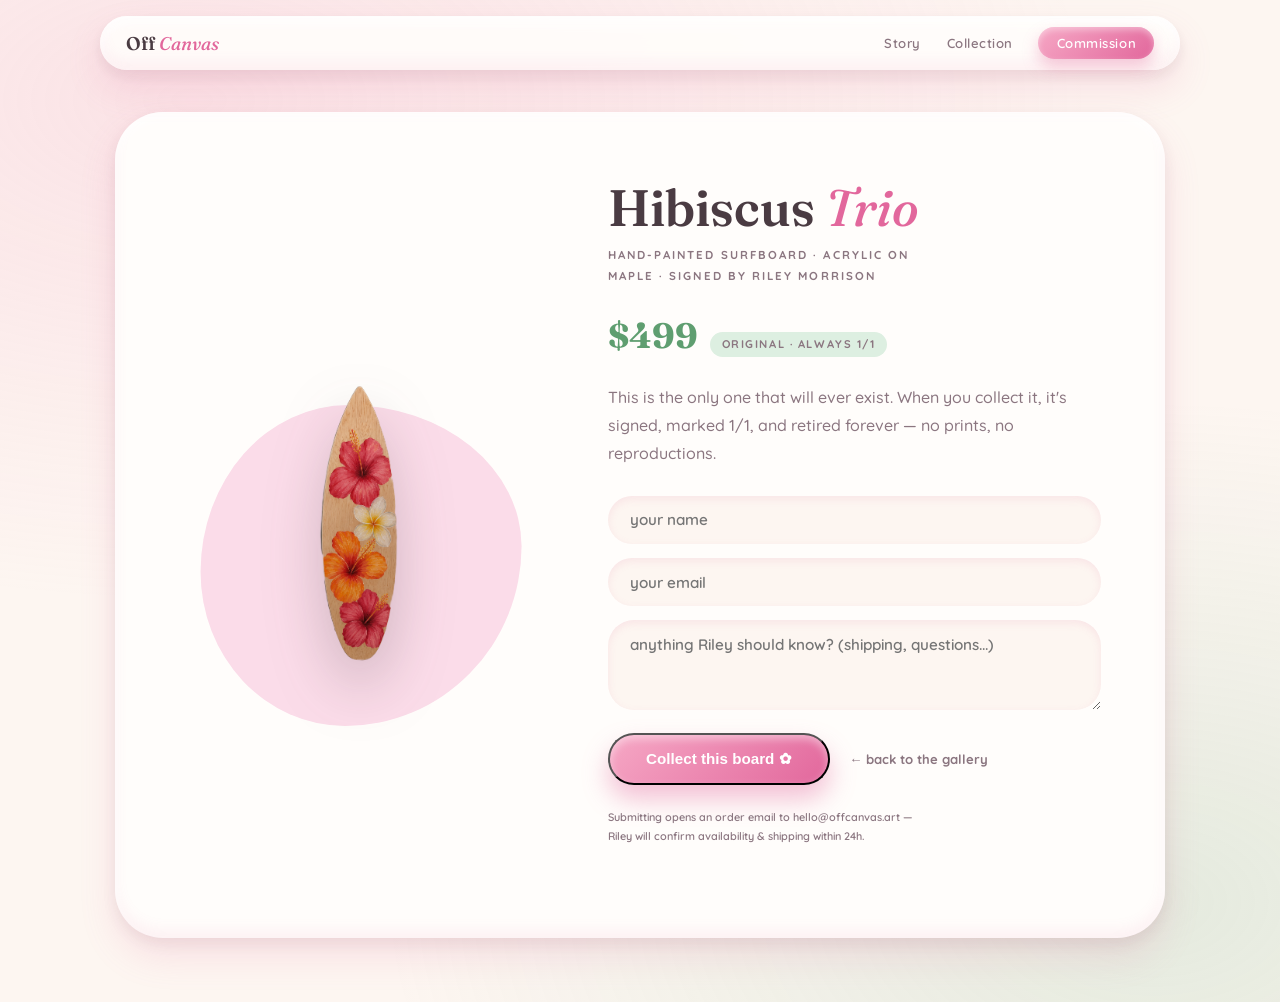
<file: checkout.html>
<!DOCTYPE html>
<html lang="en">
<head>
<meta charset="UTF-8">
<meta name="viewport" content="width=device-width, initial-scale=1.0">
<title>Collect — Off Canvas</title>
<link rel="preconnect" href="https://fonts.googleapis.com">
<link rel="preconnect" href="https://fonts.gstatic.com" crossorigin>
<link href="https://fonts.googleapis.com/css2?family=Fraunces:ital,opsz,wght@0,9..144,300..700;1,9..144,300..700&family=Quicksand:wght@400;500;600;700&display=swap" rel="stylesheet">
<link rel="stylesheet" href="styles.css">
<style>
  .checkout {
    min-height: 100vh;
    display: flex; align-items: center; justify-content: center;
    padding: 7rem 1.4rem 4rem;
    background:
      radial-gradient(ellipse 70% 50% at 15% 10%, rgba(246, 168, 197, 0.25), transparent),
      radial-gradient(ellipse 60% 50% at 90% 90%, rgba(143, 191, 154, 0.22), transparent),
      var(--cream);
  }
  .checkout-card {
    display: grid; grid-template-columns: 0.85fr 1.15fr;
    gap: clamp(2rem, 5vw, 4.5rem);
    align-items: center;
    max-width: 1050px; width: 100%;
    background: var(--white);
    border-radius: 48px;
    padding: clamp(2.2rem, 5vw, 4rem);
    box-shadow: var(--clay-shadow), var(--clay-inset);
  }
  .checkout-media { position: relative; text-align: center; }
  .checkout-media .blob {
    position: absolute; top: 8%; left: 50%; transform: translateX(-50%);
    width: 88%; aspect-ratio: 1;
    border-radius: 46% 54% 55% 45% / 52% 44% 56% 48%;
    background: var(--pink-pale);
  }
  .checkout-media img {
    position: relative; z-index: 1; width: 58%;
    filter: drop-shadow(0 26px 28px rgba(74, 59, 66, 0.25));
  }
  .checkout-copy h1 {
    font-family: var(--display); font-weight: 600;
    font-size: clamp(2rem, 4.4vw, 3.2rem);
    margin-bottom: 0.4rem;
  }
  .checkout-copy h1 em { color: var(--pink-deep); }
  .checkout-sub {
    font-size: 0.72rem; font-weight: 700; letter-spacing: 0.18em;
    text-transform: uppercase; color: var(--ink-soft);
    margin-bottom: 1.4rem;
  }
  .checkout-price {
    display: inline-flex; align-items: baseline; gap: 0.8rem;
    margin-bottom: 1.6rem;
  }
  .checkout-price strong {
    font-family: var(--display); font-size: 2.2rem; color: var(--green-deep);
  }
  .checkout-price span {
    font-size: 0.7rem; font-weight: 700; letter-spacing: 0.14em;
    text-transform: uppercase; color: var(--ink-soft);
    background: var(--green-pale); padding: 0.5em 1em; border-radius: 999px;
  }
  .checkout-copy > p { color: var(--ink-soft); line-height: 1.75; margin-bottom: 1.8rem; max-width: 46ch; }
  .checkout-form { display: grid; gap: 0.9rem; }
  .checkout-form input, .checkout-form textarea {
    font-family: var(--body); font-weight: 600; font-size: 0.95rem;
    color: var(--ink);
    background: var(--cream);
    border: none; border-radius: 999px;
    padding: 0.95em 1.5em;
    box-shadow: inset 0 3px 8px rgba(226, 103, 156, 0.12);
    outline: none;
  }
  .checkout-form textarea { border-radius: 26px; resize: vertical; min-height: 90px; }
  .checkout-form input:focus, .checkout-form textarea:focus {
    box-shadow: inset 0 3px 8px rgba(226, 103, 156, 0.12), 0 0 0 3px var(--pink);
  }
  .checkout-actions { display: flex; align-items: center; gap: 1.2rem; margin-top: 0.5rem; flex-wrap: wrap; }
  .checkout-back {
    font-weight: 700; font-size: 0.82rem; color: var(--ink-soft);
    text-decoration: none;
  }
  .checkout-back:hover { color: var(--pink-deep); }
  .checkout-fine { margin-top: 1.4rem; font-size: 0.68rem; font-weight: 600; color: var(--ink-soft); }
  @media (max-width: 820px) {
    .checkout { padding: 5.5rem 1rem 3rem; }
    .checkout-card { grid-template-columns: 1fr; text-align: center; border-radius: 32px; }
    .checkout-copy > p { margin-inline: auto; }
    .checkout-media img { width: 48%; }
    .checkout-media .blob { width: 58%; top: 2%; }
    .checkout-copy { position: relative; z-index: 1; }
    .checkout-form input, .checkout-form textarea { font-size: 1rem; }
    .checkout-actions { justify-content: center; }
  }
  /* water recede on entry */
  .water-wipe.recede { visibility: visible; }
  .water-wipe.recede .wave { top: -35vh; animation: wave-fall 1.15s cubic-bezier(0.6, 0, 0.25, 1) forwards; }
  .water-wipe.recede .wave--2 { animation-delay: 0.12s; }
  .water-wipe.recede .wave--1 { animation-delay: 0.24s; }
  @keyframes wave-fall { to { top: 105%; } }
</style>
</head>
<body>

<div class="water-wipe recede" id="waterWipe" aria-hidden="true">
  <svg class="wave wave--1" viewBox="0 0 1440 200" preserveAspectRatio="none"><path d="M0,96 C240,160 480,32 720,96 C960,160 1200,32 1440,96 L1440,200 L0,200 Z"/></svg>
  <svg class="wave wave--2" viewBox="0 0 1440 200" preserveAspectRatio="none"><path d="M0,64 C260,140 520,20 780,90 C1040,160 1240,40 1440,80 L1440,200 L0,200 Z"/></svg>
  <svg class="wave wave--3" viewBox="0 0 1440 200" preserveAspectRatio="none"><path d="M0,80 C220,20 500,150 760,70 C1020,-10 1240,120 1440,60 L1440,200 L0,200 Z"/></svg>
</div>

<nav class="nav">
  <a href="index.html" class="nav-logo">Off <em>Canvas</em></a>
  <div class="nav-links">
    <a href="index.html#story">Story</a>
    <a href="index.html#collection">Collection</a>
    <a href="index.html#commission" class="nav-cta">Commission</a>
  </div>
</nav>

<section class="checkout">
  <div class="checkout-card">
    <div class="checkout-media">
      <div class="blob" id="blob"></div>
      <img id="boardImg" src="" alt="">
    </div>
    <div class="checkout-copy">
      <h1 id="boardName">—</h1>
      <p class="checkout-sub">hand-painted surfboard · acrylic on maple · signed by Riley Morrison</p>
      <div class="checkout-price"><strong>$499</strong><span>original · always 1/1</span></div>
      <p>This is the only one that will ever exist. When you collect it, it's signed,
      marked 1/1, and retired forever — no prints, no reproductions.</p>
      <form class="checkout-form" id="orderForm">
        <input type="text" id="fName" placeholder="your name" required>
        <input type="email" id="fEmail" placeholder="your email" required>
        <textarea id="fNote" placeholder="anything Riley should know? (shipping, questions...)"></textarea>
        <div class="checkout-actions">
          <button type="submit" class="btn-clay">Collect this board ✿</button>
          <a class="checkout-back" href="index.html">← back to the gallery</a>
        </div>
      </form>
      <p class="checkout-fine">Submitting opens an order email to hello@offcanvas.art — Riley will confirm availability &amp; shipping within 24h.</p>
    </div>
  </div>
</section>

<script>
  const BOARDS = {
    hibiscus:   { name: "Hibiscus Trio", img: "assets/boards/hibiscus-cut.png",       blob: "var(--pink-pale)" },
    sakura:     { name: "Sakura",        img: "assets/boards/cherry-blossom-cut.png", blob: "var(--green-pale)" },
    stargazer:  { name: "Stargazer",     img: "assets/boards/pink-lilies-cut.png",    blob: "var(--pink-pale)" },
    wildflower: { name: "Wildflower",    img: "assets/boards/yellow-lily-cut.png",    blob: "var(--green-pale)" },
  };
  const slug = new URLSearchParams(location.search).get("board") || "hibiscus";
  const board = BOARDS[slug] || BOARDS.hibiscus;
  document.getElementById("boardName").innerHTML = board.name.replace(/ (\S+)$/, " <em>$1</em>");
  document.getElementById("boardImg").src = board.img;
  document.getElementById("boardImg").alt = board.name + " — hand-painted surfboard";
  document.getElementById("blob").style.background = board.blob;
  document.title = board.name + " — Off Canvas";

  document.getElementById("orderForm").addEventListener("submit", (e) => {
    e.preventDefault();
    const name = document.getElementById("fName").value;
    const email = document.getElementById("fEmail").value;
    const note = document.getElementById("fNote").value;
    const body = encodeURIComponent(
      `Hi Riley,\n\nI'd like to collect "${board.name}" ($499).\n\nName: ${name}\nEmail: ${email}\n${note ? "Note: " + note + "\n" : ""}\nThank you!`
    );
    location.href = `mailto:hello@offcanvas.art?subject=${encodeURIComponent("Order: " + board.name + " (1/1)")}&body=${body}`;
  });

  setTimeout(() => document.getElementById("waterWipe").classList.remove("recede"), 1700);
</script>
</body>
</html>
</file>
<file: styles.css>
:root {
  --cream: #fdf6f1;
  --white: #fffdfb;
  --pink: #f6a8c5;
  --pink-deep: #e2679c;
  --pink-pale: #fbdce9;
  --green: #8fbf9a;
  --green-deep: #5f9e70;
  --green-pale: #ddefe1;
  --ink: #4a3b42;
  --ink-soft: #8b7680;
  --display: "Fraunces", Georgia, serif;
  --body: "Quicksand", -apple-system, sans-serif;
  --clay-shadow: 0 18px 36px rgba(226, 103, 156, 0.16), 0 6px 14px rgba(74, 59, 66, 0.08);
  --clay-inset: inset 0 6px 12px rgba(255, 255, 255, 0.85), inset 0 -8px 14px rgba(226, 103, 156, 0.08);
}

* { margin: 0; padding: 0; box-sizing: border-box; }

html { scroll-behavior: smooth; }

body {
  background: var(--cream);
  color: var(--ink);
  font-family: var(--body);
  font-weight: 500;
  overflow-x: hidden;
  -webkit-font-smoothing: antialiased;
}

em { font-family: var(--display); font-style: italic; font-weight: 480; }

/* ---------- Preloader ---------- */
.preloader {
  position: fixed; inset: 0; z-index: 100;
  background: var(--cream);
  display: flex; flex-direction: column;
  align-items: center; justify-content: center; gap: 2rem;
  transition: opacity 0.8s ease, visibility 0.8s;
}
.preloader.done { opacity: 0; visibility: hidden; }
.preloader-blob {
  background: var(--white);
  border-radius: 999px;
  padding: 1.6rem 3.4rem;
  box-shadow: var(--clay-shadow), var(--clay-inset);
  animation: squish 2.2s ease-in-out infinite;
}
@keyframes squish {
  0%, 100% { transform: scale(1, 1); }
  50% { transform: scale(1.04, 0.96); }
}
.preloader-word {
  font-family: var(--display);
  font-size: clamp(1.8rem, 4vw, 3rem);
  font-weight: 600;
}
.preloader-word em { color: var(--pink-deep); }
.preloader-line {
  width: min(220px, 40vw); height: 8px; border-radius: 999px;
  background: var(--pink-pale); overflow: hidden;
  box-shadow: inset 0 2px 4px rgba(226, 103, 156, 0.2);
}
.preloader-line span {
  display: block; height: 100%; width: 100%; border-radius: 999px;
  background: linear-gradient(90deg, var(--pink), var(--pink-deep));
  transform: translateX(-100%);
  animation: load 1.6s cubic-bezier(0.65, 0, 0.35, 1) 0.3s forwards;
}
@keyframes load { to { transform: translateX(0); } }

/* ---------- Nav ---------- */
.nav {
  position: fixed; top: 1rem; left: 50%; z-index: 50;
  transform: translateX(-50%);
  width: min(1080px, calc(100% - 2rem));
  display: flex; align-items: center; justify-content: space-between;
  padding: 0.7rem 1.6rem;
  background: rgba(255, 253, 251, 0.9);
  backdrop-filter: blur(10px);
  border-radius: 999px;
  box-shadow: var(--clay-shadow), var(--clay-inset);
  transition: transform 0.5s ease;
}
.nav.hidden { transform: translateX(-50%) translateY(-140%); }
.nav-logo {
  color: var(--ink); text-decoration: none;
  font-family: var(--display); font-weight: 600; font-size: 1.15rem;
}
.nav-logo em { color: var(--pink-deep); }
.nav-links { display: flex; gap: 1.6rem; align-items: center; }
.nav-links a {
  color: var(--ink-soft); text-decoration: none;
  font-size: 0.82rem; font-weight: 600; letter-spacing: 0.04em;
  transition: color 0.3s;
}
.nav-links a:hover { color: var(--pink-deep); }
.nav-cta {
  color: #fff !important;
  background: linear-gradient(135deg, var(--pink), var(--pink-deep));
  padding: 0.6em 1.4em; border-radius: 999px;
  box-shadow: 0 8px 16px rgba(226, 103, 156, 0.35), inset 0 3px 6px rgba(255, 255, 255, 0.4);
  transition: transform 0.25s cubic-bezier(0.34, 1.56, 0.64, 1);
}
.nav-cta:hover { transform: scale(1.06); }
.nav-burger { display: none; }

/* ---------- Experience: paint film → 3D gallery ---------- */
.experience { height: 700vh; }
.exp-sticky {
  position: sticky; top: 0; height: 100vh; overflow: hidden;
  background: linear-gradient(180deg, #fdf2ee 0%, #fbe4ec 55%, #e9f3ea 100%);
}
.scene {
  position: absolute; inset: 0; z-index: 1; overflow: hidden;
}
.scene-zoom {
  position: absolute; left: 0; top: 0;
  transform-origin: 0 0;
  transition: transform 1.1s cubic-bezier(0.3, 0, 0.2, 1);
}
.scene-img {
  position: absolute; inset: 0;
  width: 100%; height: 100%; display: block;
}
.scene-lit {
  opacity: 0;
  transition: opacity 0.55s ease;
}
.scene-lit.on { opacity: 1; }
.scene-zoom.free { transition: none; }
.scene .hotspot { pointer-events: none; }
.scene.active .hotspot { pointer-events: auto; }
.scene.focused .hotspot { pointer-events: none; }
.scene.focused { cursor: pointer; }
.hotspot {
  position: absolute; top: 14%; height: 68%;
  background: none; border: none; cursor: pointer;
  border-radius: 999px;
}
.hotspot:focus-visible { outline: 3px solid var(--pink); outline-offset: 4px; }
.paint-layer {
  position: absolute; inset: 0; z-index: 3;
  will-change: transform, opacity;
}
#paintCanvas {
  position: absolute; inset: 0;
  width: 100%; height: 100%; display: block;
}
.exp-head {
  position: absolute; top: 12%; left: 50%; transform: translateX(-50%);
  text-align: center; width: min(680px, 92%);
  pointer-events: none;
}
.exp-head h1 {
  font-family: var(--display); font-weight: 600;
  font-size: clamp(2.6rem, 6vw, 4.4rem);
  color: var(--ink);
  background: rgba(255, 253, 251, 0.88);
  display: inline-block;
  padding: 0.22em 0.85em; border-radius: 999px;
  box-shadow: var(--clay-shadow), var(--clay-inset);
}
.exp-head h1 em { color: var(--pink-deep); }
.exp-head > p {
  margin-top: 0.8rem;
  font-size: clamp(0.85rem, 1.5vw, 1rem); font-weight: 600;
  color: var(--ink);
  background: rgba(255, 253, 251, 0.85);
  display: inline-block;
  padding: 0.5em 1.2em; border-radius: 999px;
  box-shadow: 0 8px 18px rgba(74, 59, 66, 0.1);
}
.exp-head strong { color: var(--green-deep); }
.exp-hint { color: var(--pink-deep) !important; font-size: 0.78rem !important; }

.paint-counter {
  position: absolute; top: 5.6rem; right: 1.4rem;
  font-weight: 700; font-size: 0.85rem; color: var(--pink-deep);
  background: rgba(255, 253, 251, 0.9);
  padding: 0.55em 1.1em; border-radius: 999px;
  box-shadow: 0 6px 14px rgba(74, 59, 66, 0.12);
}
.film-stage {
  position: absolute; left: 0; right: 0; bottom: 7vh;
  display: flex; justify-content: center;
  opacity: 0; pointer-events: none;
}
.film-stage p {
  font-family: var(--display); font-weight: 500;
  font-size: clamp(1.2rem, 2.6vw, 2rem);
  color: var(--ink);
  background: rgba(255, 253, 251, 0.92);
  padding: 0.5em 1.4em; border-radius: 999px;
  box-shadow: var(--clay-shadow);
}
.film-stage em { color: var(--pink-deep); }

.gallery-ui { position: absolute; inset: 0; z-index: 2; pointer-events: none; }
.gallery-hint-pill {
  position: absolute; top: 5.6rem; left: 50%;
  transform: translateX(-50%);
  font-weight: 700; font-size: 0.8rem; color: var(--green-deep);
  background: rgba(255, 253, 251, 0.92);
  padding: 0.55em 1.4em; border-radius: 999px;
  box-shadow: var(--clay-shadow), var(--clay-inset);
  white-space: nowrap;
  opacity: 0; transition: opacity 0.6s ease;
}
.board-chip {
  position: absolute; bottom: 5vh; left: 50%;
  transform: translateX(-50%) translateY(16px);
  transition: left 1.1s cubic-bezier(0.3, 0, 0.2, 1), opacity 0.4s ease, transform 0.4s cubic-bezier(0.34, 1.56, 0.64, 1);
  text-align: center;
  background: rgba(255, 253, 251, 0.95);
  border-radius: 28px;
  padding: 1.1rem 2.2rem 1.2rem;
  box-shadow: var(--clay-shadow), var(--clay-inset);
  opacity: 0;
  transition: opacity 0.4s ease, transform 0.4s cubic-bezier(0.34, 1.56, 0.64, 1);
}
.board-chip.show { opacity: 1; transform: translateX(-50%) translateY(0); pointer-events: auto; cursor: pointer; }
.board-chip h4 { font-family: var(--display); font-weight: 600; font-size: 1.5rem; }
.board-chip p {
  margin-top: 0.2rem;
  font-size: 0.66rem; font-weight: 700; letter-spacing: 0.16em;
  text-transform: uppercase; color: var(--ink-soft);
}
.chip-price {
  display: inline-block; margin-top: 0.7rem;
  font-weight: 700; font-size: 0.95rem; color: #fff;
  background: linear-gradient(135deg, var(--pink), var(--pink-deep));
  padding: 0.4em 1.2em; border-radius: 999px;
  box-shadow: 0 8px 16px rgba(226, 103, 156, 0.35);
}
.chip-cta {
  display: block; margin-top: 0.55rem;
  font-weight: 700; font-size: 0.72rem; color: var(--green-deep);
}

/* ---------- Water transition ---------- */
.water-wipe {
  position: fixed; inset: 0; z-index: 95;
  pointer-events: none;
  visibility: hidden;
}
.water-wipe.active { visibility: visible; }
.wave {
  position: absolute; left: -10%; width: 120%;
  height: 135vh;
  top: 105%;
}
.wave--1 path { fill: #bfe0f5; }
.wave--2 path { fill: #8fc6e8; }
.wave--3 path { fill: #5fa8d6; }
.water-wipe.active .wave {
  animation:
    wave-rise 1.25s cubic-bezier(0.55, 0, 0.15, 1) forwards,
    wave-sway 1.25s ease-in-out;
}
.water-wipe.active .wave--2 { animation-delay: 0.14s, 0.07s; }
.water-wipe.active .wave--3 { animation-delay: 0.28s, 0s; }
@keyframes wave-rise { to { top: -35vh; } }
@keyframes wave-sway {
  0% { transform: translateX(0); }
  40% { transform: translateX(-3.5%); }
  75% { transform: translateX(2.5%); }
  100% { transform: translateX(0); }
}

/* ---------- Marquee ---------- */
.marquee {
  overflow: hidden; white-space: nowrap;
  background: var(--pink-pale);
  padding: 0.9rem 0;
  border-radius: 999px;
  margin: 1.4rem auto; width: calc(100% - 2.8rem);
  box-shadow: inset 0 4px 10px rgba(226, 103, 156, 0.15);
}
.marquee--green { background: var(--green-pale); box-shadow: inset 0 4px 10px rgba(95, 158, 112, 0.15); }
.marquee-track { display: inline-flex; animation: marquee 30s linear infinite; }
.marquee-track span {
  font-family: var(--display); font-weight: 550; font-style: italic;
  font-size: 1.02rem; color: var(--pink-deep);
}
.marquee--green .marquee-track span { color: var(--green-deep); }
@keyframes marquee { to { transform: translateX(-50%); } }

/* ---------- Sections shared ---------- */
section { position: relative; }
.section-label {
  font-weight: 700; font-size: 0.78rem; letter-spacing: 0.28em;
  text-transform: uppercase;
  color: var(--green-deep); margin-bottom: 1.4rem;
}
.bgword {
  position: absolute; top: 50%; left: 50%;
  transform: translate(-50%, -50%);
  font-family: var(--display); font-style: italic; font-weight: 600;
  font-size: clamp(11rem, 30vw, 26rem);
  color: transparent;
  -webkit-text-stroke: 2px rgba(226, 103, 156, 0.13);
  pointer-events: none; user-select: none;
}

/* ---------- Manifesto ---------- */
.manifesto {
  padding: clamp(7rem, 15vh, 11rem) clamp(1.5rem, 8vw, 10rem);
  text-align: center; overflow: hidden;
}
.manifesto-text {
  font-family: var(--display); font-weight: 480;
  font-size: clamp(1.8rem, 4.2vw, 3.4rem);
  line-height: 1.35; max-width: 26ch; margin: 0 auto;
  position: relative; z-index: 1;
}
.manifesto-text em { color: var(--pink-deep); }

/* ---------- Story ---------- */
.story { padding: clamp(4rem, 10vh, 7rem) clamp(1.4rem, 4vw, 4rem); }
.story-card {
  display: grid; grid-template-columns: 0.9fr 1.2fr;
  gap: clamp(2rem, 5vw, 5rem);
  align-items: center;
  max-width: 1150px; margin: 0 auto;
  background: var(--white);
  border-radius: 44px;
  padding: clamp(2.4rem, 5vw, 4.5rem);
  box-shadow: var(--clay-shadow), var(--clay-inset);
}
.story-media { text-align: center; }
.story-media img {
  width: 72%;
  filter: drop-shadow(0 28px 30px rgba(226, 103, 156, 0.28));
  transition: transform 0.5s cubic-bezier(0.34, 1.56, 0.64, 1);
}
.story-media:hover img { transform: rotate(2deg) scale(1.03); }
.story-media-caption {
  display: block; margin-top: 1.3rem;
  font-size: 0.72rem; font-weight: 700; letter-spacing: 0.18em;
  text-transform: uppercase; color: var(--ink-soft);
}
.story-copy h3 {
  font-family: var(--display); font-weight: 600;
  font-size: clamp(1.8rem, 3.4vw, 2.8rem);
  line-height: 1.2; margin-bottom: 1.6rem;
}
.story-copy h3 em { color: var(--pink-deep); }
.story-copy p:not(.section-label) {
  color: var(--ink-soft); line-height: 1.85; font-size: 1rem;
  margin-bottom: 1.2rem; max-width: 52ch;
}
.story-copy strong { color: var(--green-deep); font-weight: 700; }

/* ---------- Process ---------- */
.process {
  padding: clamp(5rem, 12vh, 9rem) clamp(1.4rem, 5vw, 5rem);
  text-align: center;
}
.process-title {
  font-family: var(--display); font-weight: 500;
  font-size: clamp(2rem, 4.6vw, 3.6rem);
  margin-bottom: clamp(2.6rem, 6vh, 4.5rem);
}
.process-title em { color: var(--pink-deep); }
.process-grid {
  display: grid; grid-template-columns: repeat(3, 1fr);
  gap: clamp(1.4rem, 3vw, 2.4rem);
  max-width: 1200px; margin: 0 auto;
}
.process-card {
  position: relative;
  border-radius: 30px; overflow: hidden;
  aspect-ratio: 16/11;
  box-shadow: var(--clay-shadow), 0 0 0 8px var(--white);
  transition: transform 0.4s cubic-bezier(0.34, 1.56, 0.64, 1);
}
.process-card:hover { transform: translateY(-6px) scale(1.02); }
.process-card video { width: 100%; height: 100%; object-fit: cover; display: block; }
.process-num {
  position: absolute; top: 0.9rem; left: 0.9rem; z-index: 2;
  font-family: var(--display); font-weight: 700; font-size: 1.1rem;
  color: #fff;
  background: linear-gradient(135deg, var(--pink), var(--pink-deep));
  width: 2.2em; height: 2.2em; border-radius: 50%;
  display: flex; align-items: center; justify-content: center;
  box-shadow: 0 6px 12px rgba(226, 103, 156, 0.4);
}
.process-card:nth-child(2) .process-num { background: linear-gradient(135deg, var(--green), var(--green-deep)); box-shadow: 0 6px 12px rgba(95, 158, 112, 0.4); }
.process-card figcaption {
  position: absolute; bottom: 0.9rem; left: 50%; transform: translateX(-50%);
  font-weight: 700; font-size: 0.75rem; letter-spacing: 0.1em;
  color: var(--ink);
  background: rgba(255, 253, 251, 0.92);
  padding: 0.5em 1.2em; border-radius: 999px;
}

/* ---------- Collection ---------- */
.collection { padding: clamp(5rem, 12vh, 9rem) clamp(1.4rem, 4vw, 4rem); }
.collection-head { text-align: center; margin-bottom: clamp(3rem, 8vh, 5.5rem); }
.collection-head h2 {
  font-family: var(--display); font-weight: 500;
  font-size: clamp(2rem, 4.6vw, 3.6rem);
}
.collection-head h2 em { color: var(--pink-deep); }
.collection-note { margin-top: 1rem; color: var(--ink-soft); font-size: 0.92rem; font-weight: 600; }

.pieces {
  display: grid; grid-template-columns: repeat(4, 1fr);
  gap: clamp(1.4rem, 2.6vw, 2.4rem);
  max-width: 1360px; margin: 0 auto;
}
.piece {
  position: relative; text-align: center;
  background: var(--white);
  border-radius: 36px;
  padding: 2.4rem 1.4rem 2rem;
  box-shadow: var(--clay-shadow), var(--clay-inset);
  transition: transform 0.45s cubic-bezier(0.34, 1.56, 0.64, 1), box-shadow 0.45s ease;
  scroll-margin-top: 7rem;
}
.piece:hover {
  transform: translateY(-8px);
  box-shadow: 0 28px 50px rgba(226, 103, 156, 0.26), var(--clay-inset);
}
.piece-blob {
  position: absolute; top: 12%; left: 50%; transform: translateX(-50%);
  width: 78%; aspect-ratio: 1;
  border-radius: 46% 54% 55% 45% / 52% 44% 56% 48%;
}
.piece-blob--pink  { background: var(--pink-pale); }
.piece-blob--green { background: var(--green-pale); }
.piece-img {
  position: relative; z-index: 1;
  width: 62%;
  filter: drop-shadow(0 20px 22px rgba(74, 59, 66, 0.22));
  transition: transform 0.45s cubic-bezier(0.34, 1.56, 0.64, 1);
}
.piece:hover .piece-img { transform: scale(1.05) rotate(1.5deg); }
.piece-meta { position: relative; z-index: 1; margin-top: 1.3rem; }
.piece-meta h4 {
  font-family: var(--display); font-weight: 600; font-size: 1.4rem;
}
.piece-meta p {
  margin-top: 0.35rem;
  font-size: 0.68rem; font-weight: 700; letter-spacing: 0.14em;
  text-transform: uppercase; color: var(--ink-soft);
}
.piece-price {
  display: inline-block; margin-top: 0.9rem;
  font-weight: 700; font-size: 1rem; color: #fff;
  background: linear-gradient(135deg, var(--pink), var(--pink-deep));
  padding: 0.45em 1.3em; border-radius: 999px;
  box-shadow: 0 8px 16px rgba(226, 103, 156, 0.35), inset 0 3px 6px rgba(255, 255, 255, 0.4);
}
.piece:nth-child(even) .piece-price {
  background: linear-gradient(135deg, var(--green), var(--green-deep));
  box-shadow: 0 8px 16px rgba(95, 158, 112, 0.35), inset 0 3px 6px rgba(255, 255, 255, 0.4);
}
.piece.spotlit {
  box-shadow: 0 0 0 5px var(--pink), 0 28px 50px rgba(226, 103, 156, 0.3);
}

/* ---------- Commission ---------- */
.commission { padding: clamp(5rem, 13vh, 10rem) clamp(1.4rem, 4vw, 4rem); }
.commission-card {
  max-width: 860px; margin: 0 auto; text-align: center;
  background:
    radial-gradient(ellipse 90% 70% at 30% 20%, rgba(246, 168, 197, 0.35), transparent),
    radial-gradient(ellipse 80% 60% at 80% 90%, rgba(143, 191, 154, 0.3), transparent),
    var(--white);
  border-radius: 52px;
  padding: clamp(3rem, 7vw, 5.5rem) clamp(1.8rem, 5vw, 4rem);
  box-shadow: var(--clay-shadow), var(--clay-inset);
}
.commission-card h2 {
  font-family: var(--display); font-weight: 500;
  font-size: clamp(2.2rem, 5.4vw, 4.2rem);
  line-height: 1.15; margin-bottom: 1.5rem;
}
.commission-card h2 em { color: var(--pink-deep); }
.commission-card p:not(.section-label):not(.commission-fine) {
  color: var(--ink-soft); max-width: 44ch; margin: 0 auto 2.4rem;
  line-height: 1.8;
}
.btn-clay {
  display: inline-block; text-decoration: none;
  font-weight: 700; font-size: 0.95rem; color: #fff;
  background: linear-gradient(135deg, var(--pink), var(--pink-deep));
  padding: 1em 2.4em; border-radius: 999px;
  box-shadow: 0 14px 26px rgba(226, 103, 156, 0.4), inset 0 4px 8px rgba(255, 255, 255, 0.45);
  transition: transform 0.25s cubic-bezier(0.34, 1.56, 0.64, 1), box-shadow 0.25s ease;
}
.btn-clay:hover { transform: scale(1.06); }
.btn-clay:active { transform: scale(0.96); box-shadow: 0 6px 12px rgba(226, 103, 156, 0.4), inset 0 4px 8px rgba(0, 0, 0, 0.08); }
.commission-fine {
  margin-top: 1.8rem;
  font-size: 0.7rem; font-weight: 700; letter-spacing: 0.2em;
  text-transform: uppercase; color: var(--ink-soft);
}

/* ---------- Footer ---------- */
.footer { padding: 3.5rem 1.5rem 2.6rem; text-align: center; }
.footer-mark {
  font-family: var(--display); font-weight: 600; font-size: 1.3rem;
  margin-bottom: 0.7rem;
}
.footer-mark em { color: var(--pink-deep); }
.footer-tag { font-family: var(--display); font-style: italic; color: var(--ink-soft); margin-bottom: 1.8rem; }
.footer-copy { font-size: 0.7rem; font-weight: 600; letter-spacing: 0.1em; color: rgba(139, 118, 128, 0.6); }

/* ---------- Reveal ---------- */
.reveal { opacity: 0; transform: translateY(28px); }

/* ---------- Responsive ---------- */
@media (max-width: 1000px) {
  .pieces { grid-template-columns: repeat(2, 1fr); }
}
@media (max-width: 900px) {
  .nav-links a:not(.nav-cta) { display: none; }
  .story-card { grid-template-columns: 1fr; }
  .process-grid { grid-template-columns: 1fr; max-width: 520px; }
  .film { height: 320vh; }
  .gallery-head { top: 9%; }
  .slot-tag { font-size: 0.68rem; }

  /* burger + mobile menu */
  .nav-burger {
    display: flex; flex-direction: column; justify-content: center; gap: 5px;
    background: none; border: none; cursor: pointer;
    padding: 0.55rem 0.3rem 0.55rem 0.7rem;
  }
  .nav-burger span {
    display: block; width: 22px; height: 2.6px; border-radius: 999px;
    background: var(--ink);
    transition: transform 0.35s cubic-bezier(0.34, 1.56, 0.64, 1), opacity 0.25s;
  }
  .nav-burger.open span:first-child { transform: translateY(3.8px) rotate(45deg); }
  .nav-burger.open span:last-child { transform: translateY(-3.8px) rotate(-45deg); }
}
.mobile-menu {
  position: fixed; inset: 0; z-index: 49;
  display: flex; flex-direction: column; align-items: center; justify-content: center;
  gap: 1.9rem;
  background: rgba(253, 246, 241, 0.96);
  backdrop-filter: blur(14px);
  -webkit-backdrop-filter: blur(14px);
  opacity: 0; visibility: hidden;
  transition: opacity 0.4s ease, visibility 0.4s;
}
.mobile-menu.open { opacity: 1; visibility: visible; }
.mobile-menu a {
  font-family: var(--display); font-weight: 600; font-size: 2rem;
  color: var(--ink); text-decoration: none;
  opacity: 0; transform: translateY(14px);
  transition: opacity 0.45s ease, transform 0.45s cubic-bezier(0.34, 1.56, 0.64, 1);
}
.mobile-menu.open a { opacity: 1; transform: translateY(0); }
.mobile-menu.open a:nth-child(2) { transition-delay: 0.06s; }
.mobile-menu.open a:nth-child(3) { transition-delay: 0.12s; }
.mobile-menu.open a:nth-child(4) { transition-delay: 0.18s; }
.mobile-menu-cta {
  color: #fff !important; font-size: 1.4rem !important;
  font-family: var(--body) !important; font-weight: 700 !important;
  background: linear-gradient(135deg, var(--pink), var(--pink-deep));
  padding: 0.7em 1.8em; border-radius: 999px;
  box-shadow: 0 12px 24px rgba(226, 103, 156, 0.4), inset 0 3px 6px rgba(255, 255, 255, 0.4);
  margin-top: 0.6rem;
}
body.menu-open { overflow: hidden; }
@media (max-width: 560px) {
  .pieces { grid-template-columns: 1fr; max-width: 360px; margin: 0 auto; }
  .gallery-head h1 { font-size: 2rem; }
}

/* ---------- Mobile: experience & polish ---------- */
@supports (height: 100dvh) {
  .exp-sticky { height: 100dvh; }
}
.scene, .hotspot { touch-action: pan-y; }
@media (max-width: 700px) {
  .experience { height: 480vh; }
  .exp-head { top: 15%; }
  .exp-head h1 { font-size: clamp(2rem, 9vw, 2.6rem); }
  .paint-counter {
    top: auto; right: auto; bottom: 1.1rem; left: 1.1rem;
    font-size: 0.72rem; padding: 0.5em 1em;
  }
  .film-stage { bottom: 9vh; padding: 0 1rem; }
  .film-stage p { text-align: center; }
  .gallery-hint-pill {
    top: 4.9rem; white-space: normal; text-align: center;
    width: max-content; max-width: 86vw;
    font-size: 0.72rem; border-radius: 22px; padding: 0.6em 1.2em;
  }
  .board-chip {
    bottom: 4vh; width: max-content; max-width: 88vw;
    padding: 0.9rem 1.6rem 1rem; border-radius: 24px;
  }
  .board-chip h4 { font-size: 1.3rem; }
  .marquee { padding: 0.7rem 0; margin: 1rem auto; width: calc(100% - 1.8rem); }
  .marquee-track span { font-size: 0.9rem; }
  .story-card { border-radius: 32px; }
  .story-media img { width: 62%; }
  .commission-card { border-radius: 36px; }
  .piece { scroll-margin-top: 6rem; }
}
@media (prefers-reduced-motion: reduce) {
  .reveal { opacity: 1; transform: none; }
  html { scroll-behavior: auto; }
  .marquee-track, .scroll-pill, .preloader-blob { animation: none; }
}
</file>
